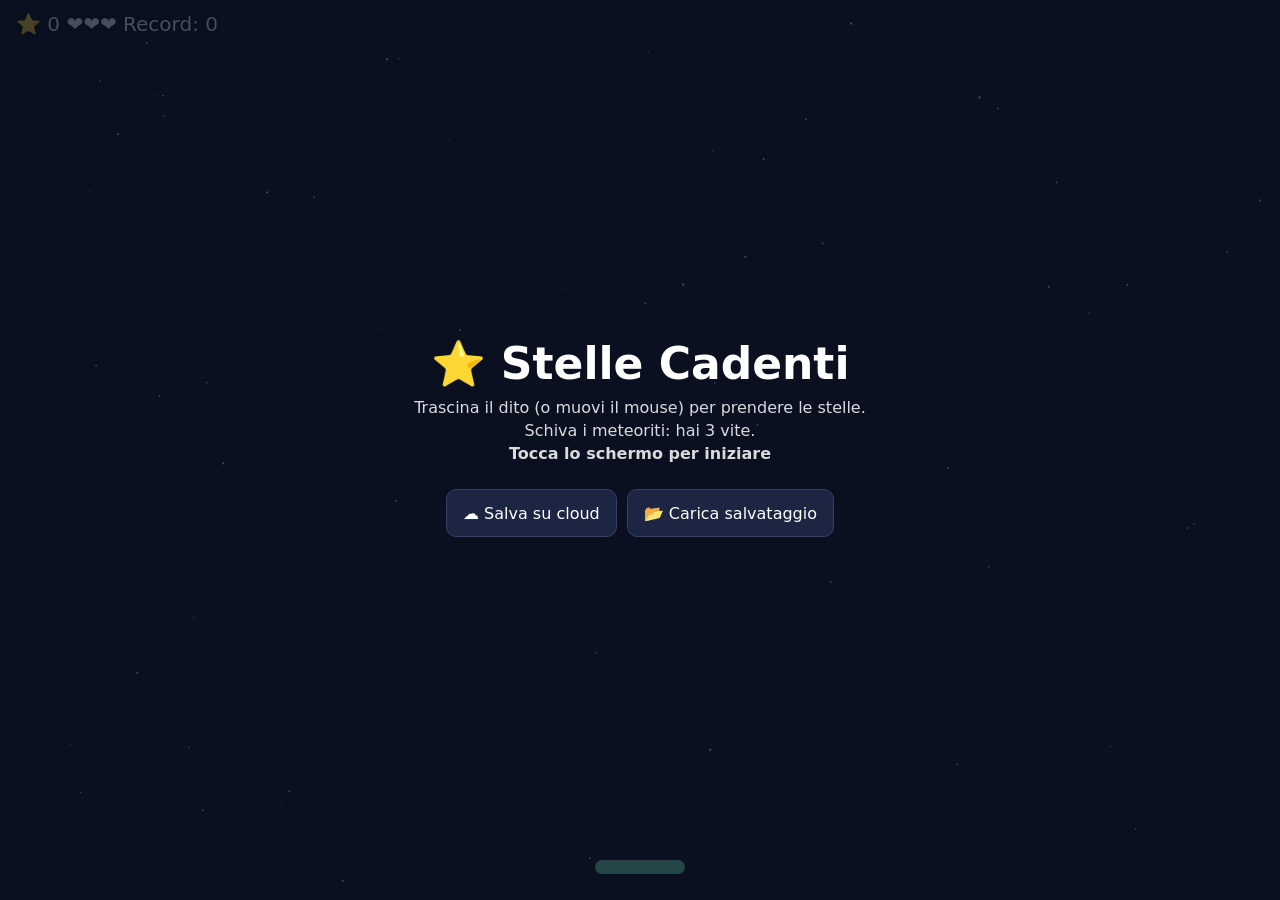
<file: index.html>
<!DOCTYPE html>
<html lang="it">
<head>
<meta charset="utf-8">
<meta name="viewport" content="width=device-width, initial-scale=1, viewport-fit=cover, user-scalable=no">
<title>Stelle Cadenti</title>
<meta name="description" content="Prendi le stelle, schiva i meteoriti.">
<meta name="theme-color" content="#0b1020">
<link rel="manifest" href="./manifest.webmanifest">
<link rel="icon" href="./icon-192.png">
<link rel="apple-touch-icon" href="./icon-192.png">
<meta name="mobile-web-app-capable" content="yes">
<meta name="apple-mobile-web-app-capable" content="yes">
<meta name="apple-mobile-web-app-status-bar-style" content="black-translucent">
<style>
  html, body {
    margin: 0; height: 100%; background: #0b1020; color: #fff;
    font-family: system-ui, sans-serif; overflow: hidden;
    /* sul telefono: niente scroll, niente zoom, niente selezione del testo */
    touch-action: none; overscroll-behavior: none;
    -webkit-user-select: none; user-select: none; -webkit-tap-highlight-color: transparent;
  }
  canvas { display: block; width: 100%; height: 100%; cursor: none; }
  #hud { position: fixed; top: calc(12px + env(safe-area-inset-top)); left: calc(16px + env(safe-area-inset-left)); font-size: 20px; pointer-events: none; text-shadow: 0 1px 4px #000; }
  #msg { position: fixed; inset: 0; display: flex; flex-direction: column; align-items: center; justify-content: center; text-align: center; background: rgba(11,16,32,.75); padding: env(safe-area-inset-top) 16px env(safe-area-inset-bottom); box-sizing: border-box; }
  #msg h1 { font-size: 44px; margin: 0 0 8px; }
  #msg p { margin: 4px 0; opacity: .85; }
  #msg.hidden { display: none; }
  #tools { display: flex; gap: 10px; flex-wrap: wrap; justify-content: center; margin-top: 22px; }
  #tools button { font: inherit; font-size: 16px; color: #fff; background: #1c2542; border: 1px solid #38406a; border-radius: 10px; padding: 12px 16px; min-height: 48px; cursor: pointer; }
  #tools button:active { background: #263156; }
  #note { min-height: 1.2em; font-size: 14px; opacity: .7; margin-top: 12px; }
</style>
</head>
<body>
<canvas id="c"></canvas>
<div id="hud"></div>
<div id="msg">
  <div id="text">
    <h1>⭐ Stelle Cadenti</h1>
    <p>Trascina il dito (o muovi il mouse) per prendere le stelle.</p>
    <p>Schiva i meteoriti: hai 3 vite.</p>
    <p><b>Tocca lo schermo per iniziare</b></p>
  </div>
  <div id="tools">
    <button id="save" type="button">☁️ Salva su cloud</button>
    <button id="load" type="button">📂 Carica salvataggio</button>
  </div>
  <p id="note"></p>
  <input id="file" type="file" accept="application/json,.json" hidden>
</div>
<script>
const cv = document.getElementById('c'), ctx = cv.getContext('2d');
const hud = document.getElementById('hud'), msg = document.getElementById('msg');
const text = document.getElementById('text'), note = document.getElementById('note');
let W, H;
function resize() { W = cv.width = innerWidth; H = cv.height = innerHeight; }
addEventListener('resize', resize); resize();

const bg = Array.from({ length: 80 }, () => ({ x: Math.random(), y: Math.random(), s: Math.random() * 1.5 + .5 }));
let px = innerWidth / 2, items = [], score = 0, lives = 3, best = +localStorage.getItem('stelle-best') || 0;
let running = false, t = 0, keys = {};

function start() {
  px = W / 2; items = []; score = 0; lives = 3; t = 0; running = true;
  note.textContent = '';
  msg.classList.add('hidden');
}
function end() {
  running = false;
  if (score > best) { best = score; localStorage.setItem('stelle-best', best); }
  text.innerHTML = `<h1>Game over</h1><p>Punteggio: ${score} · Record: ${best}</p><p><b>Tocca lo schermo per rigiocare</b></p>`;
  msg.classList.remove('hidden');
}

addEventListener('mousemove', e => { px = e.clientX; });
addEventListener('touchmove', e => { px = e.touches[0].clientX; e.preventDefault(); }, { passive: false });
addEventListener('touchstart', e => { px = e.touches[0].clientX; }, { passive: true });
addEventListener('keydown', e => {
  keys[e.key] = true;
  if (e.key === ' ' && !running) start();
});
addEventListener('keyup', e => { keys[e.key] = false; });
msg.addEventListener('click', () => { if (!running) start(); });

/* ---- Salvataggio: esporta/importa un file che puoi tenere nel cloud ---- */
const SAVE_NAME = 'stelle-cadenti-salvataggio.json';
const tools = document.getElementById('tools'), picker = document.getElementById('file');
tools.addEventListener('click', e => e.stopPropagation());   // i bottoni non fanno partire la partita

function saveData() {
  return JSON.stringify({ app: 'stelle-cadenti', v: 1, best, salvatoIl: new Date().toISOString() }, null, 2);
}

document.getElementById('save').addEventListener('click', async () => {
  const file = new File([saveData()], SAVE_NAME, { type: 'application/json' });
  if (navigator.canShare && navigator.canShare({ files: [file] })) {
    try {
      await navigator.share({ files: [file], title: 'Stelle Cadenti — salvataggio' });
      note.textContent = 'Salvataggio inviato. Scegli Drive (o un\'altra app) per conservarlo.';
      return;
    } catch (err) {
      if (err && err.name === 'AbortError') return;   // l'utente ha annullato
    }
  }
  const url = URL.createObjectURL(file);
  const a = document.createElement('a');
  a.href = url; a.download = SAVE_NAME; a.click();
  setTimeout(() => URL.revokeObjectURL(url), 1000);
  note.textContent = 'File scaricato: mettilo nella cartella del tuo cloud.';
});

document.getElementById('load').addEventListener('click', () => picker.click());
picker.addEventListener('change', async () => {
  const f = picker.files[0];
  picker.value = '';
  if (!f) return;
  try {
    const d = JSON.parse(await f.text());
    if (d.app !== 'stelle-cadenti' || typeof d.best !== 'number') throw new Error('formato');
    best = Math.max(best, d.best);
    localStorage.setItem('stelle-best', best);
    note.textContent = `Salvataggio letto (record ${d.best}). Record in uso: ${best}.`;
  } catch {
    note.textContent = 'Il file non sembra un salvataggio di Stelle Cadenti.';
  }
});

if ('serviceWorker' in navigator && location.protocol.startsWith('http')) {
  addEventListener('load', () => navigator.serviceWorker.register('./sw.js').catch(() => {}));
}

function spawn() {
  const meteor = Math.random() < Math.min(.15 + score * .005, .5);
  items.push({ x: Math.random() * (W - 40) + 20, y: -20, meteor, v: 2 + Math.random() * 2 + score * .04 });
}

function drawStar(x, y, r) {
  ctx.beginPath();
  for (let i = 0; i < 10; i++) {
    const a = -Math.PI / 2 + i * Math.PI / 5, d = i % 2 ? r * .45 : r;
    ctx.lineTo(x + Math.cos(a) * d, y + Math.sin(a) * d);
  }
  ctx.closePath(); ctx.fill();
}

function loop() {
  t++;
  ctx.fillStyle = '#0b1020'; ctx.fillRect(0, 0, W, H);
  ctx.fillStyle = '#fff';
  for (const s of bg) ctx.fillRect(s.x * W, s.y * H, s.s, s.s);

  const by = H - 40, bw = 90;
  if (running) {
    if (keys.ArrowLeft) px -= 9;
    if (keys.ArrowRight) px += 9;
    px = Math.max(bw / 2, Math.min(W - bw / 2, px));
    if (t % Math.max(20, 50 - Math.floor(score / 3)) === 0) spawn();

    for (const it of items) {
      it.y += it.v;
      if (it.y > by - 16 && it.y < by + 10 && Math.abs(it.x - px) < bw / 2 + 8) {
        it.dead = true;
        if (it.meteor) { if (--lives <= 0) end(); } else score++;
      } else if (it.y > H + 20) {
        it.dead = true;
      }
    }
    items = items.filter(i => !i.dead);
  }

  for (const it of items) {
    if (it.meteor) {
      ctx.fillStyle = '#ff6b4a'; ctx.beginPath(); ctx.arc(it.x, it.y, 14, 0, 7); ctx.fill();
      ctx.fillStyle = '#c2401f'; ctx.beginPath(); ctx.arc(it.x - 4, it.y - 3, 5, 0, 7); ctx.fill();
    } else {
      ctx.fillStyle = '#ffd84a'; drawStar(it.x, it.y, 14);
    }
  }

  if (px !== undefined) {
    ctx.fillStyle = '#6ee7b7';
    ctx.beginPath(); ctx.roundRect(px - bw / 2, by, bw, 14, 7); ctx.fill();
  }
  hud.textContent = `⭐ ${score}   ${'❤️'.repeat(Math.max(lives, 0))}   Record: ${best}`;
  requestAnimationFrame(loop);
}
loop();
</script>
</body>
</html>
</file>
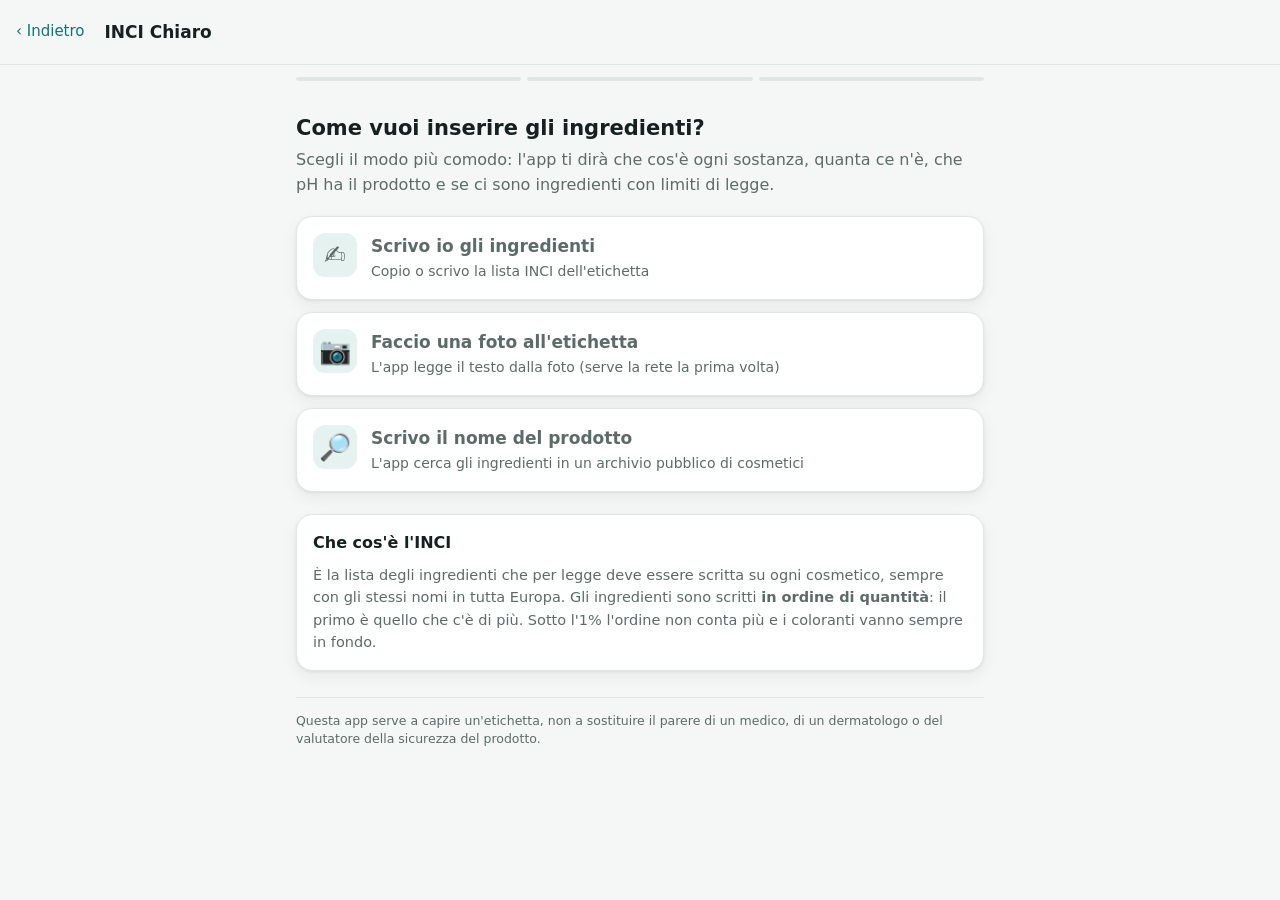
<file: inci/index.html>
<!DOCTYPE html>
<html lang="it">
<head>
<meta charset="utf-8">
<meta name="viewport" content="width=device-width, initial-scale=1, viewport-fit=cover">
<title>INCI Chiaro</title>
<meta name="description" content="Spiega e classifica gli ingredienti di un cosmetico secondo l'INCI: classe chimica, proprietà, concentrazioni stimate, pH e avvisi del regolamento europeo 1223/2009.">
<meta name="theme-color" content="#0f766e">
<link rel="manifest" href="./manifest.webmanifest">
<link rel="icon" href="./icon-192.png">
<link rel="apple-touch-icon" href="./icon-192.png">
<meta name="mobile-web-app-capable" content="yes">
<meta name="apple-mobile-web-app-capable" content="yes">
<link rel="stylesheet" href="./style.css">
</head>
<body>

<header class="top">
  <button class="indietro" id="btnIndietro" hidden>‹ Indietro</button>
  <h1 id="titolo">INCI Chiaro</h1>
</header>
<div class="passi" id="passi" hidden>
  <div class="passo" id="p1"></div><div class="passo" id="p2"></div><div class="passo" id="p3"></div>
</div>

<main class="wrap">

  <!-- 1. SCELTA DEL MODO DI INSERIMENTO -->
  <section class="vista attiva" id="v-home">
    <h2>Come vuoi inserire gli ingredienti?</h2>
    <p class="sottotitolo">Scegli il modo più comodo: l'app ti dirà che cos'è ogni sostanza, quanta ce n'è, che pH ha il prodotto e se ci sono ingredienti con limiti di legge.</p>

    <button class="scelta" data-va="v-scrivi">
      <span class="ico">✍️</span>
      <span><b>Scrivo io gli ingredienti</b><span>Copio o scrivo la lista INCI dell'etichetta</span></span>
    </button>
    <button class="scelta" data-va="v-foto">
      <span class="ico">📷</span>
      <span><b>Faccio una foto all'etichetta</b><span>L'app legge il testo dalla foto (serve la rete la prima volta)</span></span>
    </button>
    <button class="scelta" data-va="v-nome">
      <span class="ico">🔎</span>
      <span><b>Scrivo il nome del prodotto</b><span>L'app cerca gli ingredienti in un archivio pubblico di cosmetici</span></span>
    </button>

    <div class="scheda" style="margin-top:22px">
      <h3>Che cos'è l'INCI</h3>
      <p style="margin:0;color:var(--tenue);font-size:14.5px">È la lista degli ingredienti che per legge deve essere scritta su ogni cosmetico, sempre con gli stessi nomi in tutta Europa. Gli ingredienti sono scritti <b>in ordine di quantità</b>: il primo è quello che c'è di più. Sotto l'1% l'ordine non conta più e i coloranti vanno sempre in fondo.</p>
    </div>
    <p class="piedino">Questa app serve a capire un'etichetta, non a sostituire il parere di un medico, di un dermatologo o del valutatore della sicurezza del prodotto.</p>
  </section>

  <!-- INSERIMENTO A MANO -->
  <section class="vista" id="v-scrivi">
    <h2>Scrivi la lista INCI</h2>
    <p class="sottotitolo">Copia la lista come sta sulla confezione, con le virgole. Non importa se ci sono maiuscole o minuscole.</p>
    <textarea id="testoInci" placeholder="Aqua, Glycerin, Cetearyl Alcohol, Niacinamide, Phenoxyethanol, Parfum..."></textarea>
    <button class="esempio" id="btnEsempio">Prova con un esempio</button>
    <button class="bottone" id="btnAnalizzaScritto">Analizza gli ingredienti</button>
  </section>

  <!-- FOTO -->
  <section class="vista" id="v-foto">
    <h2>Foto dell'etichetta</h2>
    <p class="sottotitolo">Inquadra solo la lista degli ingredienti, da vicino e con buona luce. Poi puoi correggere a mano quello che l'app ha letto male.</p>
    <input type="file" id="fileFoto" accept="image/*" capture="environment" hidden>
    <button class="bottone" id="btnScatta">📷 Scatta o scegli una foto</button>
    <img id="anteprima" alt="Anteprima dell'etichetta">
    <div id="statoOcr"></div>
    <div id="boxTestoOcr" hidden>
      <h3>Testo letto dalla foto</h3>
      <p class="nota" style="margin-top:0">Controlla e correggi: le etichette piccole si leggono male, capita spesso che una lettera venga scambiata.</p>
      <textarea id="testoOcr"></textarea>
      <button class="bottone" id="btnAnalizzaFoto">Analizza gli ingredienti</button>
    </div>
  </section>

  <!-- NOME PRODOTTO -->
  <section class="vista" id="v-nome">
    <h2>Cerca per nome del prodotto</h2>
    <p class="sottotitolo">Scrivi marca e nome, per esempio "Nivea crema mani", oppure il codice a barre. L&#39;app cerca in Open Beauty Facts, l&#39;archivio pubblico e gratuito dei cosmetici.</p>
    <input type="text" id="campoNome" placeholder="Marca e nome, oppure codice a barre" autocomplete="off">
    <button class="bottone" id="btnCerca">Cerca il prodotto</button>
    <div id="risultatiRicerca"></div>
    <p class="nota">Serve la connessione a internet. Se il prodotto non c'è, usa la foto dell'etichetta o scrivi la lista a mano: il risultato è lo stesso.</p>
  </section>

  <!-- 2. DESCRIZIONE -->
  <section class="vista" id="v-descrizione">
    <div id="riepilogo"></div>
    <h3>Ingrediente per ingrediente</h3>
    <p class="spiega">Tocca un ingrediente per aprirne la scheda completa. Sono in ordine di etichetta, cioè dal più abbondante al meno abbondante.</p>
    <div id="elencoIngredienti"></div>
    <button class="bottone" id="btnVaiClassifica">Vai alla classificazione →</button>
    <p class="piedino" id="notaStime"></p>
  </section>

  <!-- 3. CLASSIFICAZIONE -->
  <section class="vista" id="v-classificazione">
    <h2>Classificazione degli ingredienti</h2>
    <p class="sottotitolo">Ogni ingrediente di un cosmetico ha un ruolo. Qui sono divisi nei tre ruoli fondamentali.</p>
    <div id="classificazione"></div>
    <div class="riga-bottoni">
      <button class="bottone secondario" id="btnTornaDescrizione">‹ Descrizione</button>
      <button class="bottone" id="btnNuova">Nuova analisi</button>
    </div>
  </section>

</main>

<script src="./data/ingredients.js"></script>
<script src="./data/ingredients2.js"></script>
<script src="./data/ingredients3.js"></script>
<script src="./data/rules.js"></script>
<script src="./js/motore.js"></script>
<script src="./js/app.js"></script>
<script>
if ('serviceWorker' in navigator) {
  window.addEventListener('load', function(){ navigator.serviceWorker.register('./sw.js').catch(function(){}); });
}
</script>
</body>
</html>
</file>
<file: inci/style.css>
:root{
  --bg:#f5f7f6; --card:#ffffff; --testo:#16211f; --tenue:#5d6b68; --bordo:#dfe6e3;
  --primario:#0f766e; --primario-scuro:#0b5c56; --chiaro:#e6f2f0;
  --funz:#0f766e; --funz-bg:#e6f2f0; --ecc:#7c5cbf; --ecc-bg:#efeaf9; --base:#1d6fa5; --base-bg:#e4f0f9;
  --avviso:#b45309; --avviso-bg:#fdf1e3; --pericolo:#b3261e; --pericolo-bg:#fbe9e7;
  --ombra:0 1px 3px rgba(16,32,29,.08), 0 6px 16px rgba(16,32,29,.06);
}
@media (prefers-color-scheme: dark){
  :root{
    --bg:#10161a; --card:#18212a; --testo:#e9eef0; --tenue:#a2b0b4; --bordo:#27343d;
    --primario:#4ec4b4; --primario-scuro:#6fd6c7; --chiaro:#16302d;
    --funz:#4ec4b4; --funz-bg:#13302d; --ecc:#b09aef; --ecc-bg:#241f3a; --base:#6cb6e8; --base-bg:#132937;
    --avviso:#f0b366; --avviso-bg:#33270f; --pericolo:#ff8a80; --pericolo-bg:#3a1b19;
    --ombra:0 1px 3px rgba(0,0,0,.4);
  }
}
*{box-sizing:border-box}
html,body{margin:0;padding:0}
body{
  background:var(--bg); color:var(--testo); font-family:system-ui,-apple-system,"Segoe UI",Roboto,sans-serif;
  font-size:16px; line-height:1.55; -webkit-text-size-adjust:100%;
  padding:0 0 env(safe-area-inset-bottom);
}
.wrap{max-width:720px;margin:0 auto;padding:16px}
header.top{
  position:sticky;top:0;z-index:20;background:var(--bg);
  padding:calc(10px + env(safe-area-inset-top)) 16px 10px;border-bottom:1px solid var(--bordo);
  display:flex;align-items:center;gap:10px;
}
header.top h1{font-size:17px;margin:0;font-weight:650;flex:1;line-height:1.3}
.indietro{
  background:none;border:none;color:var(--primario);font:inherit;font-size:15px;
  padding:8px 10px 8px 0;cursor:pointer;min-height:44px;display:flex;align-items:center;gap:4px
}
.passi{display:flex;gap:6px;padding:12px 16px 0;max-width:720px;margin:0 auto}
.passo{flex:1;height:4px;border-radius:2px;background:var(--bordo)}
.passo.on{background:var(--primario)}
h2{font-size:21px;margin:18px 0 6px;line-height:1.3}
h3{font-size:16px;margin:20px 0 8px}
p.sottotitolo{color:var(--tenue);margin:0 0 18px}
.vista{display:none}
.vista.attiva{display:block;animation:entra .18s ease-out}
@keyframes entra{from{opacity:0;transform:translateY(6px)}to{opacity:1;transform:none}}

.scelta{
  display:flex;gap:14px;align-items:flex-start;width:100%;text-align:left;
  background:var(--card);border:1px solid var(--bordo);border-radius:16px;padding:16px;
  margin-bottom:12px;cursor:pointer;font:inherit;color:inherit;box-shadow:var(--ombra);
}
.scelta:active{transform:scale(.99)}
.scelta .ico{font-size:26px;line-height:1;flex:0 0 auto;width:44px;height:44px;border-radius:12px;
  background:var(--chiaro);display:flex;align-items:center;justify-content:center}
.scelta>span:last-child{flex:1;min-width:0}
.scelta b{display:block;font-size:17px;margin-bottom:2px}
.scelta span{color:var(--tenue);font-size:14px;display:block}

textarea,input[type=text]{
  width:100%;font:inherit;color:inherit;background:var(--card);border:1px solid var(--bordo);
  border-radius:14px;padding:14px;min-height:48px;
}
textarea{min-height:190px;resize:vertical;line-height:1.5}
textarea:focus,input[type=text]:focus{outline:2px solid var(--primario);border-color:transparent}
.bottone{
  width:100%;font:inherit;font-size:17px;font-weight:600;color:#fff;background:var(--primario);
  border:none;border-radius:14px;padding:15px;min-height:52px;cursor:pointer;margin-top:14px;
}
.bottone:disabled{opacity:.5}
.bottone.secondario{background:var(--card);color:var(--primario);border:1px solid var(--primario)}
@media (prefers-color-scheme: dark){.bottone{color:#06201d}}
.riga-bottoni{display:flex;gap:10px}
.riga-bottoni .bottone{margin-top:10px}

.nota{font-size:13px;color:var(--tenue);margin-top:10px}
.esempio{background:none;border:none;color:var(--primario);font:inherit;font-size:14px;padding:8px 0;cursor:pointer;text-decoration:underline}

.scheda{background:var(--card);border:1px solid var(--bordo);border-radius:16px;padding:16px;margin-bottom:12px;box-shadow:var(--ombra)}
.scheda h3{margin-top:0}
.riepilogo b{font-size:15px}
.grande{font-size:30px;font-weight:700;letter-spacing:-.5px}
.barra-ph{height:12px;border-radius:6px;margin:10px 0 6px;
  background:linear-gradient(90deg,#e53935 0%,#fb8c00 25%,#fdd835 40%,#7cb342 50%,#26a69a 62%,#29b6f6 78%,#5c6bc0 100%);position:relative}
.barra-ph i{position:absolute;top:-4px;height:20px;border-radius:4px;background:rgba(0,0,0,.65);border:2px solid #fff;box-shadow:0 0 0 1px rgba(0,0,0,.25)}
.scala{display:flex;justify-content:space-between;font-size:11px;color:var(--tenue)}

.etichetta{display:inline-block;font-size:12px;font-weight:650;padding:3px 9px;border-radius:999px;margin:0 6px 6px 0}
.e-funz{background:var(--funz-bg);color:var(--funz)}
.e-ecc{background:var(--ecc-bg);color:var(--ecc)}
.e-base{background:var(--base-bg);color:var(--base)}
.e-avviso{background:var(--avviso-bg);color:var(--avviso)}
.e-pericolo{background:var(--pericolo-bg);color:var(--pericolo)}
.e-neutro{background:var(--bg);color:var(--tenue);border:1px solid var(--bordo)}

.ingr{background:var(--card);border:1px solid var(--bordo);border-radius:14px;margin-bottom:10px;overflow:hidden}
.ingr>summary{list-style:none;cursor:pointer;padding:13px 14px;display:flex;gap:12px;align-items:flex-start;min-height:52px}
.ingr>summary::-webkit-details-marker{display:none}
.ingr .num{flex:0 0 26px;height:26px;border-radius:8px;background:var(--bg);border:1px solid var(--bordo);
  display:flex;align-items:center;justify-content:center;font-size:12px;color:var(--tenue);margin-top:2px}
.ingr .testa{flex:1 1 auto;min-width:0;display:block}
.ingr .nome{display:block;font-weight:650;font-size:15px;line-height:1.3;overflow-wrap:anywhere}
.ingr .classe{display:block;font-size:12.5px;color:var(--tenue);line-height:1.35;margin-top:1px}
.ingr .perc{flex:0 0 33%;max-width:33%;text-align:right;font-size:11.5px;color:var(--tenue);line-height:1.3;padding-top:1px;overflow-wrap:anywhere}
.ingr .perc b{display:block;color:var(--testo);font-size:14px;white-space:nowrap;margin-bottom:2px}
.ingr .corpo{padding:0 14px 14px;border-top:1px solid var(--bordo);margin-top:2px;padding-top:12px}
.ingr .corpo h4{margin:14px 0 4px;font-size:13px;text-transform:uppercase;letter-spacing:.04em;color:var(--tenue)}
.ingr .corpo h4:first-child{margin-top:0}
.ingr .corpo p{margin:0}
.avviso{border-left:4px solid var(--avviso);background:var(--avviso-bg);padding:10px 12px;border-radius:0 10px 10px 0;margin:12px 0 0;font-size:14px}
.avviso.grave{border-color:var(--pericolo);background:var(--pericolo-bg)}
.avviso b{display:block;margin-bottom:2px}

.gruppo-testa{display:flex;align-items:center;gap:10px;margin:26px 0 4px}
.gruppo-testa .pallino{width:14px;height:14px;border-radius:50%;flex:0 0 auto}
.p-base{background:var(--base)} .p-funz{background:var(--funz)} .p-ecc{background:var(--ecc)}
.gruppo-testa h3{margin:0;flex:1}
.conteggio{font-size:13px;color:var(--tenue)}
.spiega{color:var(--tenue);font-size:14px;margin:0 0 12px}
.torta{display:flex;height:26px;border-radius:8px;overflow:hidden;margin:6px 0 4px;border:1px solid var(--bordo)}
.torta i{display:block}
.legenda{display:flex;gap:14px;flex-wrap:wrap;font-size:13px;color:var(--tenue);margin-bottom:6px}
.legenda span{display:flex;align-items:center;gap:6px}
.legenda i{width:10px;height:10px;border-radius:3px;display:block}

.risultato{background:var(--card);border:1px solid var(--bordo);border-radius:14px;padding:12px 14px;margin-bottom:10px;
  display:flex;gap:12px;align-items:center;cursor:pointer;width:100%;text-align:left;font:inherit;color:inherit}
.risultato img{width:46px;height:46px;object-fit:contain;border-radius:8px;background:var(--bg);flex:0 0 auto}
.risultato b{display:block;font-size:15px}
.risultato span{font-size:13px;color:var(--tenue)}
.caricamento{display:flex;align-items:center;gap:10px;color:var(--tenue);padding:16px 0}
.giro{width:18px;height:18px;border:2px solid var(--bordo);border-top-color:var(--primario);border-radius:50%;animation:g .8s linear infinite}
@keyframes g{to{transform:rotate(360deg)}}
#anteprima{width:100%;border-radius:14px;margin-top:12px;display:none;border:1px solid var(--bordo)}
.piedino{color:var(--tenue);font-size:12.5px;line-height:1.5;margin:26px 0 10px;padding-top:14px;border-top:1px solid var(--bordo)}
.barrette{display:flex;gap:2px;align-items:flex-end;height:30px;margin-top:8px}
</file>
